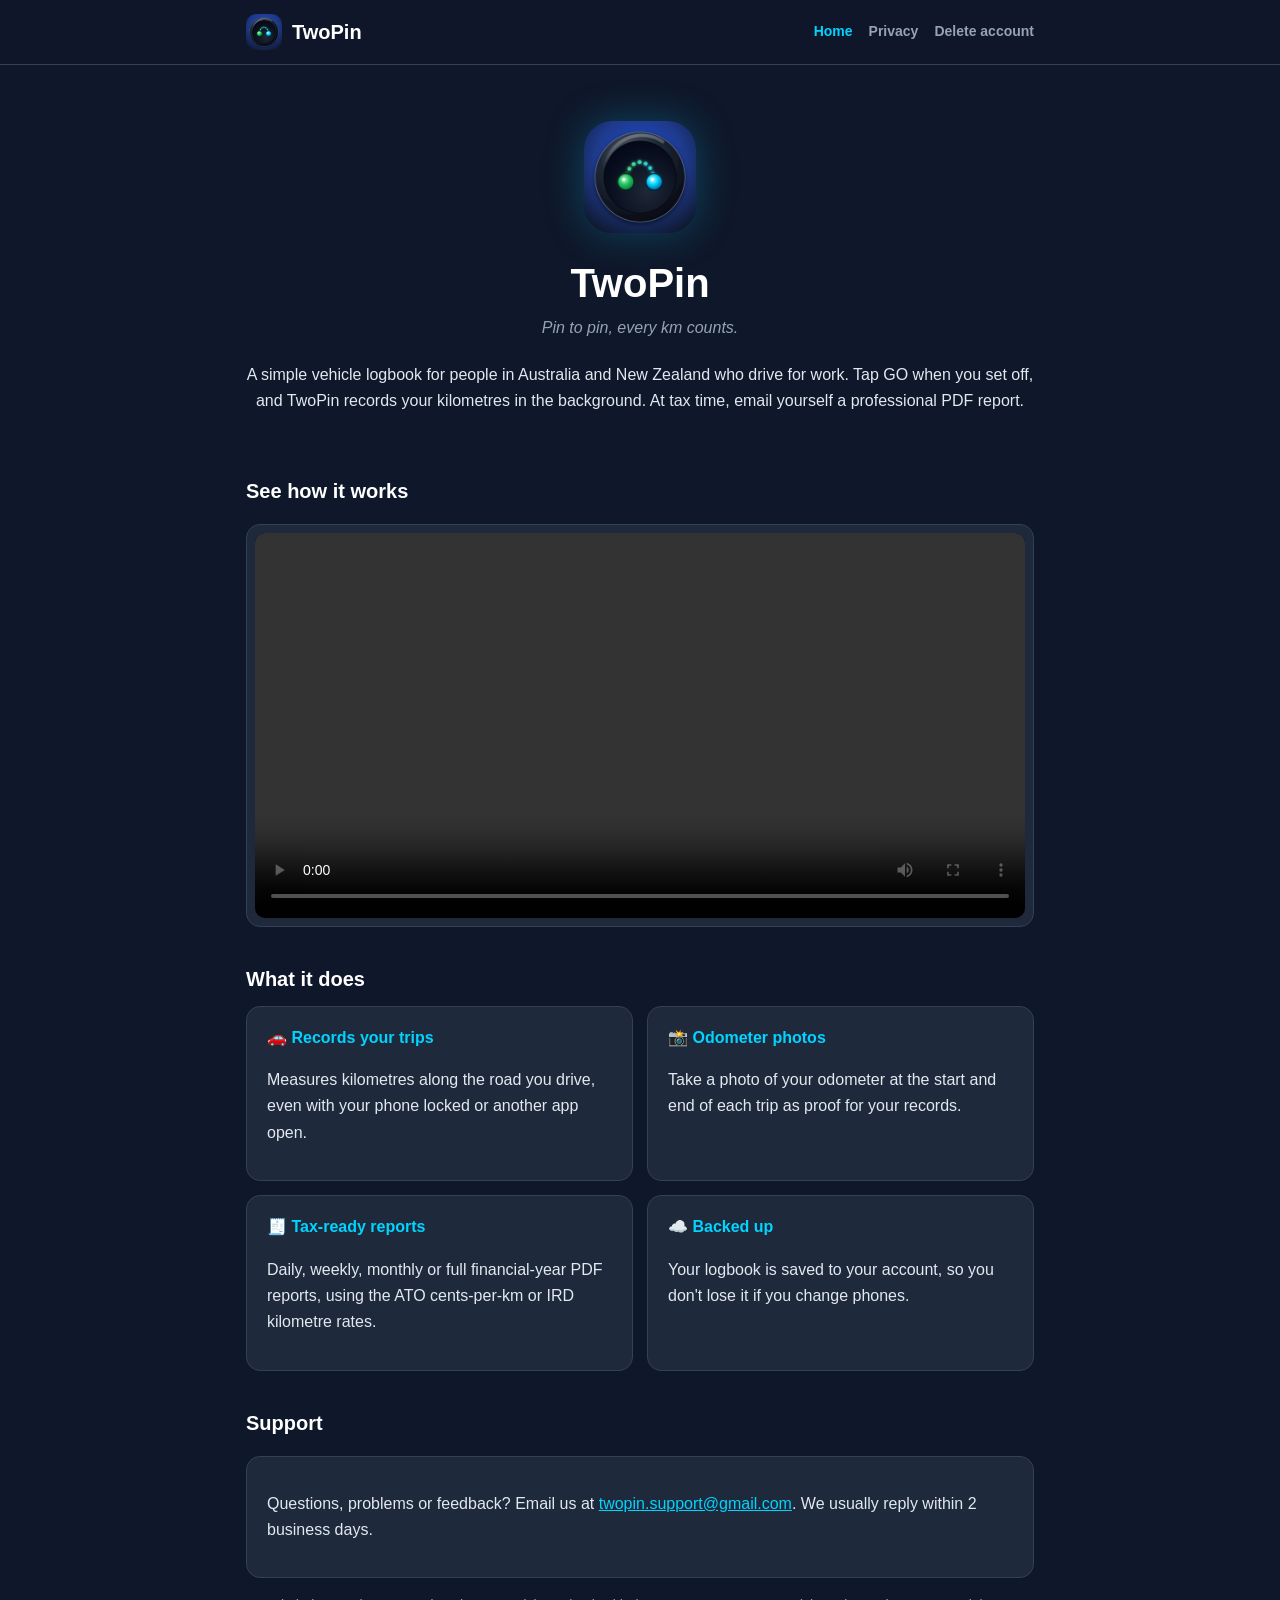
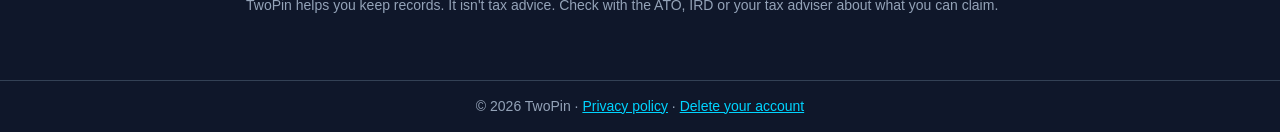
<file: index.html>
<!doctype html>
<html lang="en-AU">
<head>
  <meta charset="utf-8">
  <meta name="viewport" content="width=device-width, initial-scale=1">
  <title>TwoPin – Vehicle logbook for Australia and New Zealand</title>
  <meta name="description" content="TwoPin records your work trips automatically and builds a tax-ready vehicle logbook for the ATO and IRD.">
  <link rel="icon" href="favicon.ico">
  <link rel="stylesheet" href="styles.css">
</head>
<body>
  <header>
    <div class="bar">
      <a class="brand" href="index.html"><img src="logo.png" alt="">TwoPin</a>
      <nav>
        <a href="index.html" aria-current="page">Home</a>
        <a href="privacy.html">Privacy</a>
        <a href="delete-account.html">Delete account</a>
      </nav>
    </div>
  </header>

  <main>
    <section class="hero">
      <img src="logo.png" alt="TwoPin app icon">
      <h1>TwoPin</h1>
      <p class="tagline">Pin to pin, every km counts.</p>
      <p>A simple vehicle logbook for people in Australia and New Zealand who drive for work.
        Tap GO when you set off, and TwoPin records your kilometres in the background.
        At tax time, email yourself a professional PDF report.</p>
    </section>

    <h2>See how it works</h2>
    <div class="card" style="padding: 8px;">
      <video src="TwoPin-How-To-Use.mp4" controls playsinline preload="metadata"
        style="width: 100%; display: block; border-radius: 10px; background: #000;"
        aria-label="TwoPin how-to video: 7 steps to log a work trip"></video>
    </div>

    <h2>What it does</h2>
    <div class="grid">
      <div class="card">
        <h3>🚗 Records your trips</h3>
        <p>Measures kilometres along the road you drive, even with your phone locked or another app open.</p>
      </div>
      <div class="card">
        <h3>📸 Odometer photos</h3>
        <p>Take a photo of your odometer at the start and end of each trip as proof for your records.</p>
      </div>
      <div class="card">
        <h3>🧾 Tax-ready reports</h3>
        <p>Daily, weekly, monthly or full financial-year PDF reports, using the ATO cents-per-km or IRD kilometre rates.</p>
      </div>
      <div class="card">
        <h3>☁️ Backed up</h3>
        <p>Your logbook is saved to your account, so you don't lose it if you change phones.</p>
      </div>
    </div>

    <h2>Support</h2>
    <div class="card">
      <p>Questions, problems or feedback? Email us at
        <a href="mailto:twopin.support@gmail.com">twopin.support@gmail.com</a>. We usually reply within 2 business days.</p>
    </div>

    <p style="color: var(--muted); font-size: 14px;">TwoPin helps you keep records. It isn't tax advice.
      Check with the ATO, IRD or your tax adviser about what you can claim.</p>
  </main>

  <footer>
    <div class="bar">
      <span>© 2026 TwoPin · <a href="privacy.html">Privacy policy</a> · <a href="delete-account.html">Delete your account</a></span>
    </div>
  </footer>
</body>
</html>
</file>
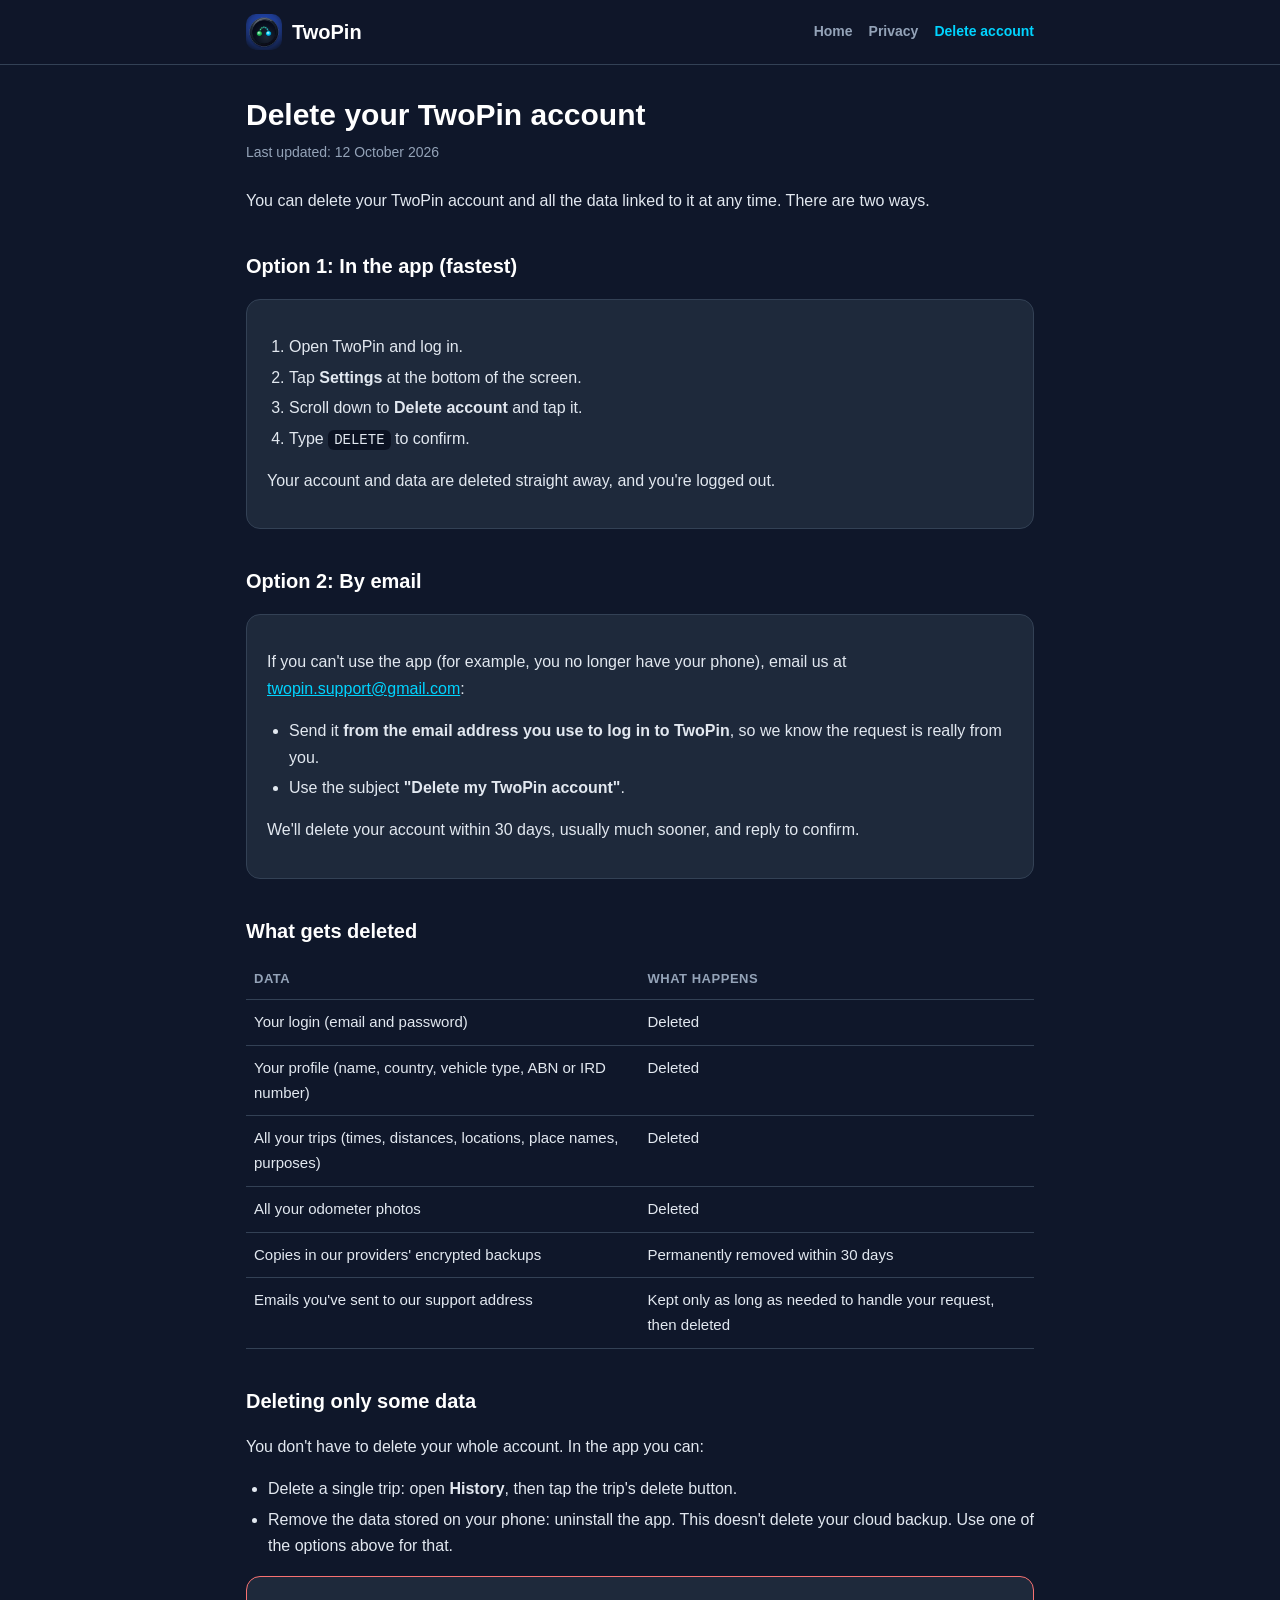
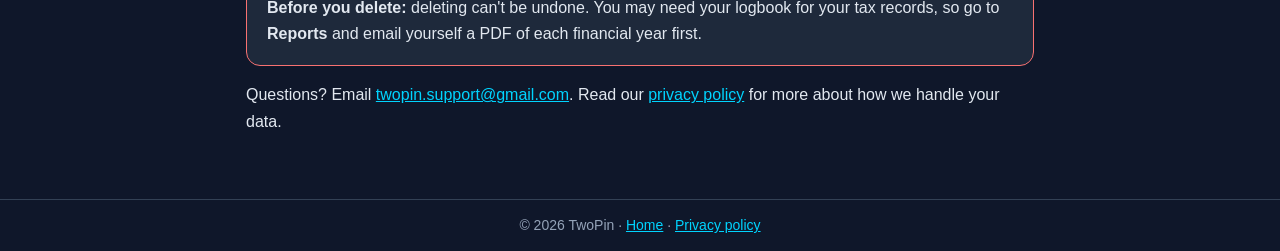
<file: delete-account.html>
<!doctype html>
<html lang="en-AU">
<head>
  <meta charset="utf-8">
  <meta name="viewport" content="width=device-width, initial-scale=1">
  <title>Delete your TwoPin account</title>
  <meta name="description" content="How to delete your TwoPin account and data, and what is deleted.">
  <link rel="icon" href="favicon.ico">
  <link rel="stylesheet" href="styles.css">
</head>
<body>
  <header>
    <div class="bar">
      <a class="brand" href="index.html"><img src="logo.png" alt="">TwoPin</a>
      <nav>
        <a href="index.html">Home</a>
        <a href="privacy.html">Privacy</a>
        <a href="delete-account.html" aria-current="page">Delete account</a>
      </nav>
    </div>
  </header>

  <main>
    <h1>Delete your TwoPin account</h1>
    <p class="updated">Last updated: 12 October 2026</p>

    <p>You can delete your TwoPin account and all the data linked to it at any time. There are two ways.</p>

    <h2>Option 1: In the app (fastest)</h2>
    <div class="card">
      <ol>
        <li>Open TwoPin and log in.</li>
        <li>Tap <strong>Settings</strong> at the bottom of the screen.</li>
        <li>Scroll down to <strong>Delete account</strong> and tap it.</li>
        <li>Type <code>DELETE</code> to confirm.</li>
      </ol>
      <p>Your account and data are deleted straight away, and you're logged out.</p>
    </div>

    <h2>Option 2: By email</h2>
    <div class="card">
      <p>If you can't use the app (for example, you no longer have your phone), email us at
        <a href="mailto:twopin.support@gmail.com?subject=Delete%20my%20TwoPin%20account">twopin.support@gmail.com</a>:</p>
      <ul>
        <li>Send it <strong>from the email address you use to log in to TwoPin</strong>, so we know the request is really from you.</li>
        <li>Use the subject <strong>"Delete my TwoPin account"</strong>.</li>
      </ul>
      <p>We'll delete your account within 30 days, usually much sooner, and reply to confirm.</p>
    </div>

    <h2>What gets deleted</h2>
    <div class="table-wrap">
      <table>
        <thead><tr><th>Data</th><th>What happens</th></tr></thead>
        <tbody>
          <tr><td>Your login (email and password)</td><td>Deleted</td></tr>
          <tr><td>Your profile (name, country, vehicle type, ABN or IRD number)</td><td>Deleted</td></tr>
          <tr><td>All your trips (times, distances, locations, place names, purposes)</td><td>Deleted</td></tr>
          <tr><td>All your odometer photos</td><td>Deleted</td></tr>
          <tr><td>Copies in our providers' encrypted backups</td><td>Permanently removed within 30 days</td></tr>
          <tr><td>Emails you've sent to our support address</td><td>Kept only as long as needed to handle your request, then deleted</td></tr>
        </tbody>
      </table>
    </div>

    <h2>Deleting only some data</h2>
    <p>You don't have to delete your whole account. In the app you can:</p>
    <ul>
      <li>Delete a single trip: open <strong>History</strong>, then tap the trip's delete button.</li>
      <li>Remove the data stored on your phone: uninstall the app. This doesn't delete your cloud backup. Use one of the options above for that.</li>
    </ul>

    <div class="card danger">
      <strong>Before you delete:</strong> deleting can't be undone. You may need your logbook for your tax records,
      so go to <strong>Reports</strong> and email yourself a PDF of each financial year first.
    </div>

    <p>Questions? Email <a href="mailto:twopin.support@gmail.com">twopin.support@gmail.com</a>.
      Read our <a href="privacy.html">privacy policy</a> for more about how we handle your data.</p>
  </main>

  <footer>
    <div class="bar">
      <span>© 2026 TwoPin · <a href="index.html">Home</a> · <a href="privacy.html">Privacy policy</a></span>
    </div>
  </footer>
</body>
</html>
</file>
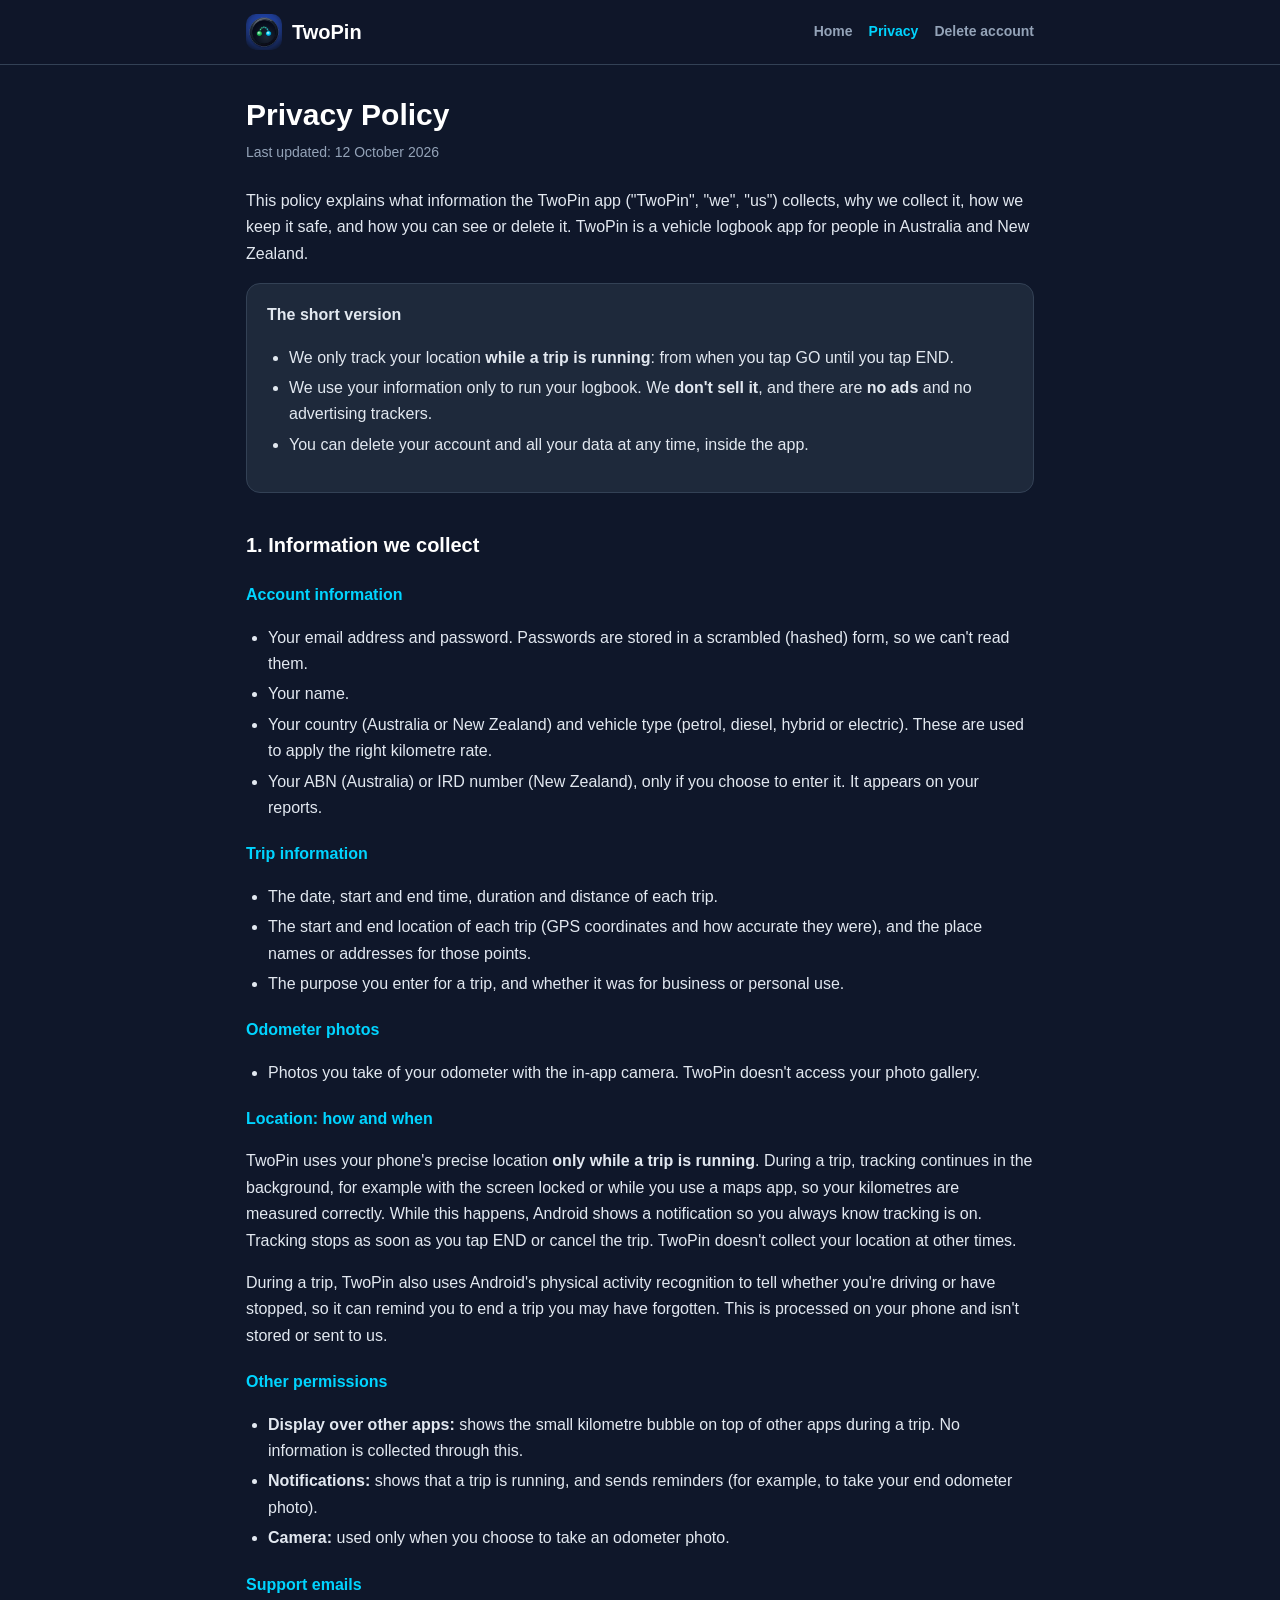
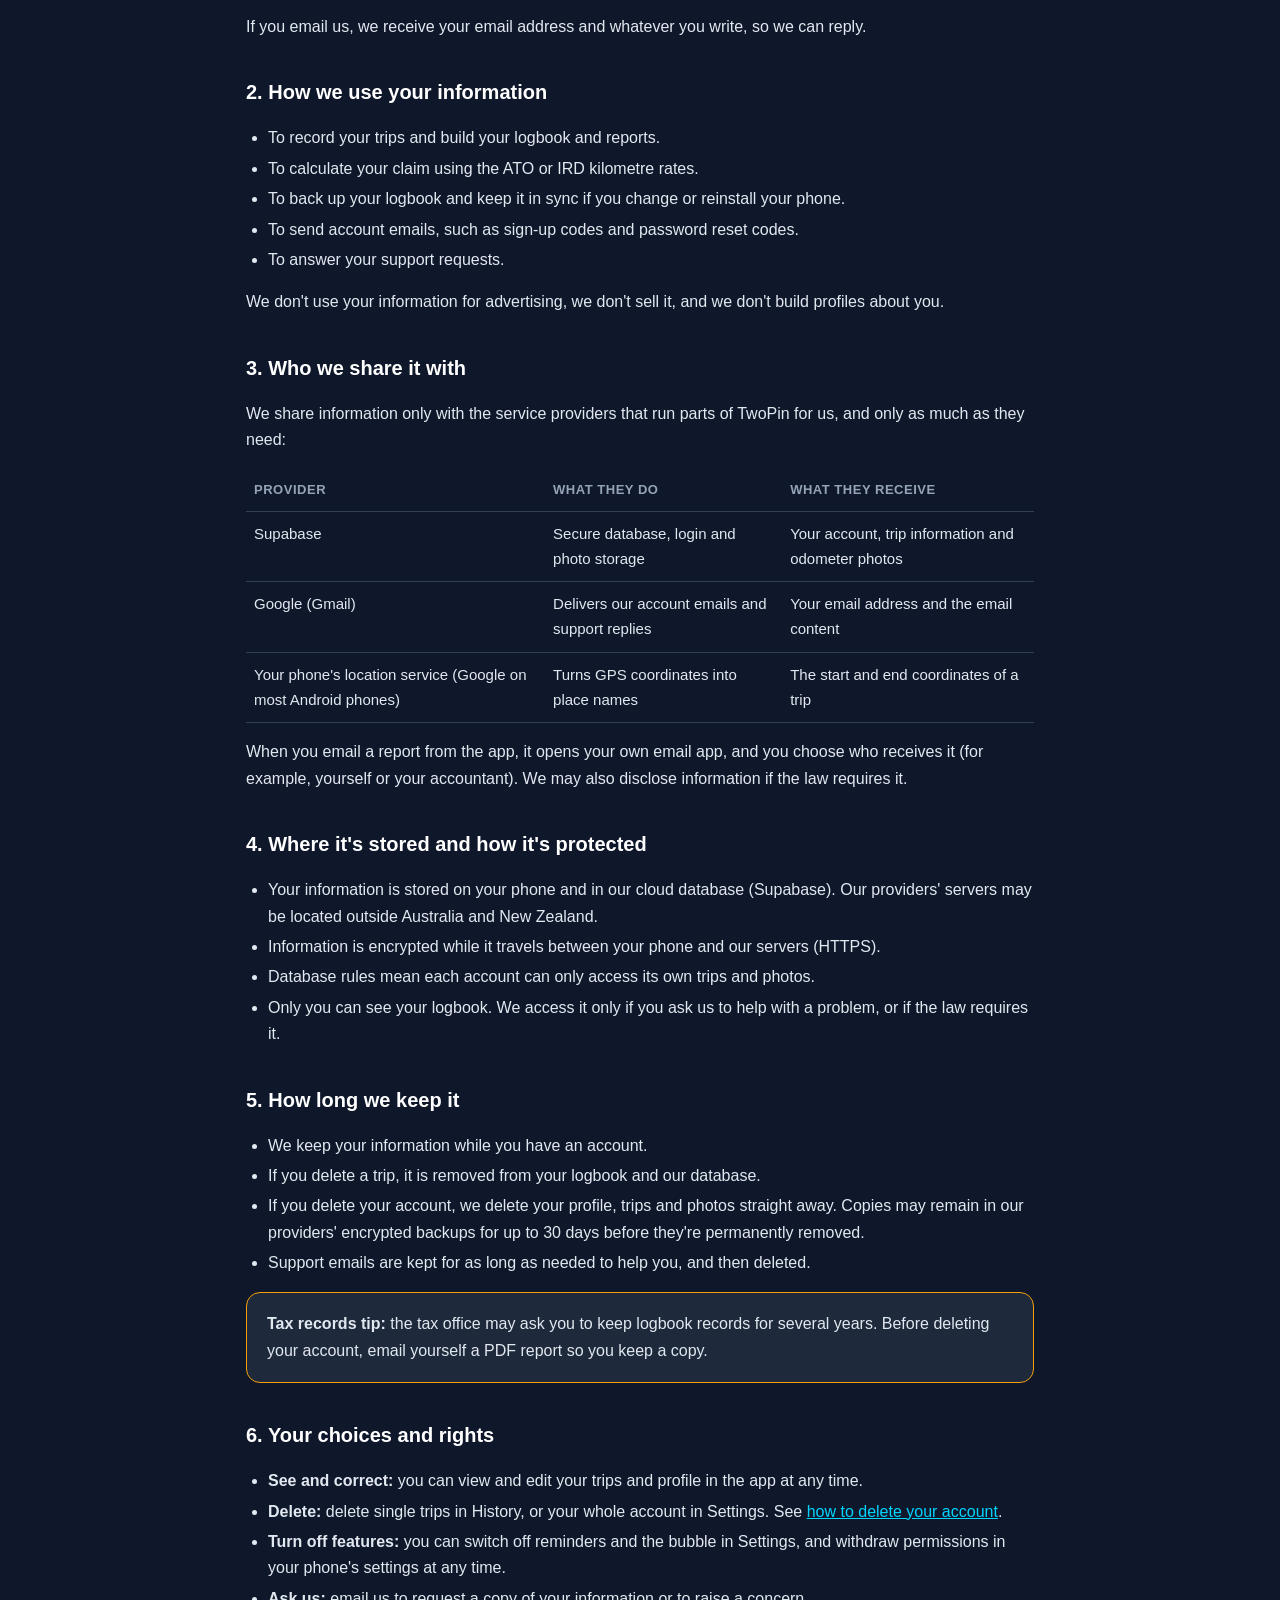
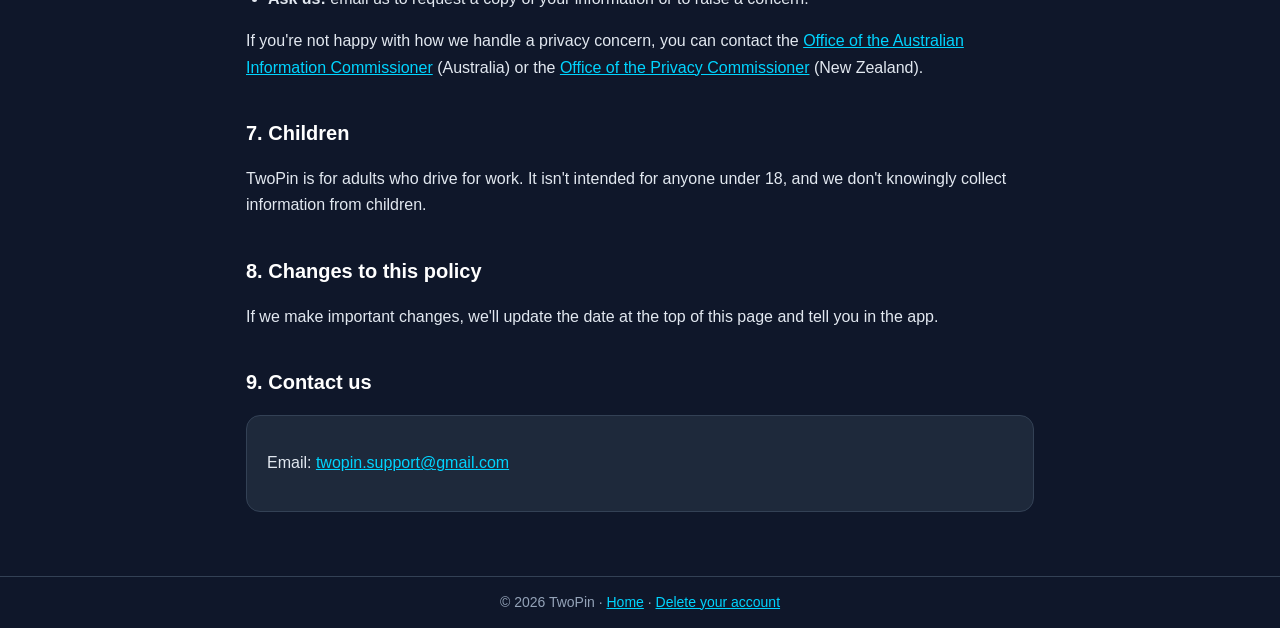
<file: privacy.html>
<!doctype html>
<html lang="en-AU">
<head>
  <meta charset="utf-8">
  <meta name="viewport" content="width=device-width, initial-scale=1">
  <title>Privacy Policy – TwoPin</title>
  <meta name="description" content="How the TwoPin app collects, uses, stores and deletes your information.">
  <link rel="icon" href="favicon.ico">
  <link rel="stylesheet" href="styles.css">
</head>
<body>
  <header>
    <div class="bar">
      <a class="brand" href="index.html"><img src="logo.png" alt="">TwoPin</a>
      <nav>
        <a href="index.html">Home</a>
        <a href="privacy.html" aria-current="page">Privacy</a>
        <a href="delete-account.html">Delete account</a>
      </nav>
    </div>
  </header>

  <main>
    <h1>Privacy Policy</h1>
    <p class="updated">Last updated: 12 October 2026</p>

    <p>This policy explains what information the TwoPin app ("TwoPin", "we", "us") collects, why we collect it,
      how we keep it safe, and how you can see or delete it. TwoPin is a vehicle logbook app for people in
      Australia and New Zealand.</p>

    <div class="card">
      <strong>The short version</strong>
      <ul>
        <li>We only track your location <strong>while a trip is running</strong>: from when you tap GO until you tap END.</li>
        <li>We use your information only to run your logbook. We <strong>don't sell it</strong>, and there are <strong>no ads</strong> and no advertising trackers.</li>
        <li>You can delete your account and all your data at any time, inside the app.</li>
      </ul>
    </div>

    <h2>1. Information we collect</h2>

    <h3>Account information</h3>
    <ul>
      <li>Your email address and password. Passwords are stored in a scrambled (hashed) form, so we can't read them.</li>
      <li>Your name.</li>
      <li>Your country (Australia or New Zealand) and vehicle type (petrol, diesel, hybrid or electric). These are used to apply the right kilometre rate.</li>
      <li>Your ABN (Australia) or IRD number (New Zealand), only if you choose to enter it. It appears on your reports.</li>
    </ul>

    <h3>Trip information</h3>
    <ul>
      <li>The date, start and end time, duration and distance of each trip.</li>
      <li>The start and end location of each trip (GPS coordinates and how accurate they were), and the place names or addresses for those points.</li>
      <li>The purpose you enter for a trip, and whether it was for business or personal use.</li>
    </ul>

    <h3>Odometer photos</h3>
    <ul>
      <li>Photos you take of your odometer with the in-app camera. TwoPin doesn't access your photo gallery.</li>
    </ul>

    <h3>Location: how and when</h3>
    <p>TwoPin uses your phone's precise location <strong>only while a trip is running</strong>. During a trip,
      tracking continues in the background, for example with the screen locked or while you use a maps app,
      so your kilometres are measured correctly. While this happens, Android shows a notification so you always
      know tracking is on. Tracking stops as soon as you tap END or cancel the trip. TwoPin doesn't collect your location at other times.</p>
    <p>During a trip, TwoPin also uses Android's physical activity recognition to tell whether you're driving
      or have stopped, so it can remind you to end a trip you may have forgotten. This is processed on your phone
      and isn't stored or sent to us.</p>

    <h3>Other permissions</h3>
    <ul>
      <li><strong>Display over other apps:</strong> shows the small kilometre bubble on top of other apps during a trip. No information is collected through this.</li>
      <li><strong>Notifications:</strong> shows that a trip is running, and sends reminders (for example, to take your end odometer photo).</li>
      <li><strong>Camera:</strong> used only when you choose to take an odometer photo.</li>
    </ul>

    <h3>Support emails</h3>
    <p>If you email us, we receive your email address and whatever you write, so we can reply.</p>

    <h2>2. How we use your information</h2>
    <ul>
      <li>To record your trips and build your logbook and reports.</li>
      <li>To calculate your claim using the ATO or IRD kilometre rates.</li>
      <li>To back up your logbook and keep it in sync if you change or reinstall your phone.</li>
      <li>To send account emails, such as sign-up codes and password reset codes.</li>
      <li>To answer your support requests.</li>
    </ul>
    <p>We don't use your information for advertising, we don't sell it, and we don't build profiles about you.</p>

    <h2>3. Who we share it with</h2>
    <p>We share information only with the service providers that run parts of TwoPin for us, and only as much as they need:</p>
    <div class="table-wrap">
      <table>
        <thead><tr><th>Provider</th><th>What they do</th><th>What they receive</th></tr></thead>
        <tbody>
          <tr><td>Supabase</td><td>Secure database, login and photo storage</td><td>Your account, trip information and odometer photos</td></tr>
          <tr><td>Google (Gmail)</td><td>Delivers our account emails and support replies</td><td>Your email address and the email content</td></tr>
          <tr><td>Your phone's location service (Google on most Android phones)</td><td>Turns GPS coordinates into place names</td><td>The start and end coordinates of a trip</td></tr>
        </tbody>
      </table>
    </div>
    <p>When you email a report from the app, it opens your own email app, and you choose who receives it
      (for example, yourself or your accountant). We may also disclose information if the law requires it.</p>

    <h2>4. Where it's stored and how it's protected</h2>
    <ul>
      <li>Your information is stored on your phone and in our cloud database (Supabase). Our providers' servers may be located outside Australia and New Zealand.</li>
      <li>Information is encrypted while it travels between your phone and our servers (HTTPS).</li>
      <li>Database rules mean each account can only access its own trips and photos.</li>
      <li>Only you can see your logbook. We access it only if you ask us to help with a problem, or if the law requires it.</li>
    </ul>

    <h2>5. How long we keep it</h2>
    <ul>
      <li>We keep your information while you have an account.</li>
      <li>If you delete a trip, it is removed from your logbook and our database.</li>
      <li>If you delete your account, we delete your profile, trips and photos straight away. Copies may remain in our providers' encrypted backups for up to 30 days before they're permanently removed.</li>
      <li>Support emails are kept for as long as needed to help you, and then deleted.</li>
    </ul>
    <div class="card warn">
      <strong>Tax records tip:</strong> the tax office may ask you to keep logbook records for several years.
      Before deleting your account, email yourself a PDF report so you keep a copy.
    </div>

    <h2>6. Your choices and rights</h2>
    <ul>
      <li><strong>See and correct:</strong> you can view and edit your trips and profile in the app at any time.</li>
      <li><strong>Delete:</strong> delete single trips in History, or your whole account in Settings. See <a href="delete-account.html">how to delete your account</a>.</li>
      <li><strong>Turn off features:</strong> you can switch off reminders and the bubble in Settings, and withdraw permissions in your phone's settings at any time.</li>
      <li><strong>Ask us:</strong> email us to request a copy of your information or to raise a concern.</li>
    </ul>
    <p>If you're not happy with how we handle a privacy concern, you can contact the
      <a href="https://www.oaic.gov.au" rel="noopener">Office of the Australian Information Commissioner</a> (Australia) or the
      <a href="https://www.privacy.org.nz" rel="noopener">Office of the Privacy Commissioner</a> (New Zealand).</p>

    <h2>7. Children</h2>
    <p>TwoPin is for adults who drive for work. It isn't intended for anyone under 18, and we don't knowingly collect information from children.</p>

    <h2>8. Changes to this policy</h2>
    <p>If we make important changes, we'll update the date at the top of this page and tell you in the app.</p>

    <h2>9. Contact us</h2>
    <div class="card">
      <p>Email: <a href="mailto:twopin.support@gmail.com">twopin.support@gmail.com</a></p>
    </div>
  </main>

  <footer>
    <div class="bar">
      <span>© 2026 TwoPin · <a href="index.html">Home</a> · <a href="delete-account.html">Delete your account</a></span>
    </div>
  </footer>
</body>
</html>
</file>
<file: styles.css>
:root {
  --bg: #0f172a;
  --card: #1e293b;
  --line: #334155;
  --text: #e2e8f0;
  --muted: #94a3b8;
  --cyan: #00d4ff;
  --green: #22c55e;
  --red: #f87171;
}
* { box-sizing: border-box; }
html { -webkit-text-size-adjust: 100%; }
body {
  margin: 0;
  background: var(--bg);
  color: var(--text);
  font-family: -apple-system, BlinkMacSystemFont, "Segoe UI", Roboto, Arial, sans-serif;
  font-size: 16px;
  line-height: 1.65;
}
a { color: var(--cyan); }
header {
  border-bottom: 1px solid var(--line);
  background: rgba(15, 23, 42, 0.95);
}
.bar {
  max-width: 820px;
  margin: 0 auto;
  padding: 14px 16px;
  display: flex;
  align-items: center;
  justify-content: space-between;
  gap: 12px;
  flex-wrap: wrap;
}
.brand {
  display: flex;
  align-items: center;
  gap: 10px;
  text-decoration: none;
  color: #fff;
  font-weight: 800;
  font-size: 20px;
}
.brand img { width: 36px; height: 36px; border-radius: 10px; }
nav { display: flex; gap: 16px; flex-wrap: wrap; font-size: 14px; }
nav a { color: var(--muted); text-decoration: none; font-weight: 600; }
nav a:hover, nav a[aria-current="page"] { color: var(--cyan); }
main { max-width: 820px; margin: 0 auto; padding: 32px 16px 48px; }
h1 { font-size: 30px; line-height: 1.2; margin: 0 0 8px; color: #fff; }
h2 { font-size: 20px; margin: 36px 0 10px; color: #fff; }
h3 { font-size: 16px; margin: 20px 0 6px; color: var(--cyan); }
.updated { color: var(--muted); font-size: 14px; margin: 0 0 24px; }
.card {
  background: var(--card);
  border: 1px solid var(--line);
  border-radius: 14px;
  padding: 18px 20px;
  margin: 16px 0;
}
.card.warn { border-color: #f59e0b; }
.card.danger { border-color: var(--red); }
ul, ol { padding-left: 22px; }
li { margin: 4px 0; }
table { width: 100%; border-collapse: collapse; font-size: 15px; }
th, td { text-align: left; padding: 10px 8px; border-bottom: 1px solid var(--line); vertical-align: top; }
th { color: var(--muted); font-weight: 600; font-size: 13px; text-transform: uppercase; letter-spacing: 0.04em; }
.table-wrap { overflow-x: auto; }
.hero { text-align: center; padding: 24px 0 8px; }
.hero img { width: 112px; height: 112px; border-radius: 28px; box-shadow: 0 0 40px rgba(0, 212, 255, 0.25); }
.hero h1 { font-size: 40px; margin-top: 18px; }
.tagline { color: var(--muted); font-style: italic; margin: 0 0 20px; }
.grid { display: grid; grid-template-columns: repeat(auto-fit, minmax(280px, 1fr)); gap: 14px; }
.grid .card { margin: 0; }
.grid h3 { margin-top: 0; }
.btn {
  display: inline-block;
  background: linear-gradient(135deg, var(--cyan), #0284c7);
  color: #fff;
  text-decoration: none;
  font-weight: 700;
  padding: 12px 20px;
  border-radius: 12px;
}
footer {
  border-top: 1px solid var(--line);
  color: var(--muted);
  font-size: 14px;
}
footer .bar { justify-content: center; text-align: center; }
code { background: #0b1222; padding: 2px 6px; border-radius: 6px; font-size: 14px; }
</file>
